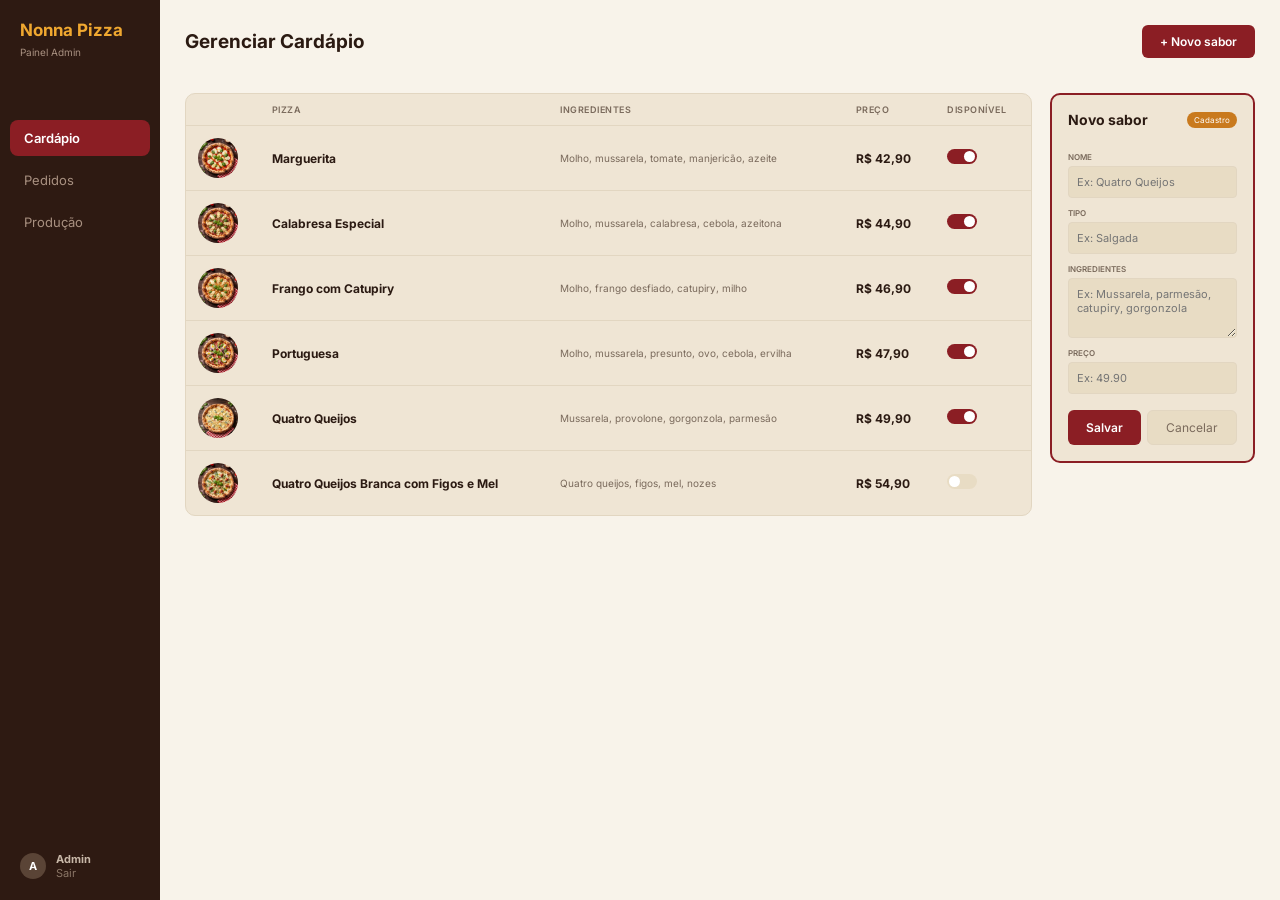
<file: nonna-pizza/src/main/webapp/index.html>
<!DOCTYPE html>
<html lang="pt-BR">
<head>
    <meta charset="UTF-8">
    <meta name="viewport" content="width=device-width, initial-scale=1.0">
    <title>Nonna Pizza - Painel Admin</title>
    <link rel="preconnect" href="https://fonts.googleapis.com">
    <link href="https://fonts.googleapis.com/css2?family=Inter:wght@400;500;600;700&display=swap" rel="stylesheet">
    <link rel="stylesheet" href="css/style.css">
</head>
<body>

<div class="layout">

    <!-- ===== MENU LATERAL ===== -->
    <aside class="sidebar">
        <div class="logo">
            <h1>Nonna Pizza</h1>
            <span>Painel Admin</span>
        </div>

        <nav class="menu">
            <a href="index.html" class="ativo">Cardápio</a>
            <a href="#">Pedidos</a>
            <a href="#">Produção</a>
        </nav>

        <div class="usuario">
            <div class="avatar">A</div>
            <div>
                <strong>Admin</strong>
                <a href="#">Sair</a>
            </div>
        </div>
    </aside>

    <!-- ===== CONTEÚDO PRINCIPAL ===== -->
    <main class="conteudo">

        <header class="topo">
            <h2>Gerenciar Cardápio</h2>
            <a href="#sabor" class="btn btn-primario">+ Novo sabor</a>
        </header>

        <div class="grade">

            <!-- ===== TABELA DE PIZZAS ===== -->
            <section class="card tabela-card">
                <table>
                    <thead>
                    <tr>
                        <th></th>
                        <th>Pizza</th>
                        <th>Ingredientes</th>
                        <th>Preço</th>
                        <th>Disponível</th>
                    </tr>
                    </thead>
                    <tbody>
                    <tr>
                        <td><img class="pizza-img" src="imagem%20das%20pizzas/Marguerita.png" alt="Marguerita"></td>
                        <td class="nome">Marguerita</td>
                        <td class="ingredientes">Molho, mussarela, tomate, manjericão, azeite</td>
                        <td class="preco">R$ 42,90</td>
                        <td><label class="switch"><input type="checkbox" checked><span></span></label></td>
                    </tr>
                    <tr>
                        <td><img class="pizza-img" src="imagem%20das%20pizzas/Calabresa-especial.png" alt="Calabresa Especial"></td>
                        <td class="nome">Calabresa Especial</td>
                        <td class="ingredientes">Molho, mussarela, calabresa, cebola, azeitona</td>
                        <td class="preco">R$ 44,90</td>
                        <td><label class="switch"><input type="checkbox" checked><span></span></label></td>
                    </tr>
                    <tr>
                        <td><img class="pizza-img" src="imagem%20das%20pizzas/Frango-com-Catupiry.png" alt="Frango com Catupiry"></td>
                        <td class="nome">Frango com Catupiry</td>
                        <td class="ingredientes">Molho, frango desfiado, catupiry, milho</td>
                        <td class="preco">R$ 46,90</td>
                        <td><label class="switch"><input type="checkbox" checked><span></span></label></td>
                    </tr>
                    <tr>
                        <td><img class="pizza-img" src="imagem%20das%20pizzas/portuguesa.png" alt="Portuguesa"></td>
                        <td class="nome">Portuguesa</td>
                        <td class="ingredientes">Molho, mussarela, presunto, ovo, cebola, ervilha</td>
                        <td class="preco">R$ 47,90</td>
                        <td><label class="switch"><input type="checkbox" checked><span></span></label></td>
                    </tr>
                    <tr>
                        <td><img class="pizza-img" src="imagem%20das%20pizzas/Quatro-queijos.png" alt="Quatro Queijos"></td>
                        <td class="nome">Quatro Queijos</td>
                        <td class="ingredientes">Mussarela, provolone, gorgonzola, parmesão</td>
                        <td class="preco">R$ 49,90</td>
                        <td><label class="switch"><input type="checkbox" checked><span></span></label></td>
                    </tr>
                    <tr>
                        <td><img class="pizza-img" src="imagem%20das%20pizzas/Quatro-Queijos-Branca-com-Figos-e-Mel.png" alt="Quatro Queijos Branca com Figos e Mel"></td>
                        <td class="nome">Quatro Queijos Branca com Figos e Mel</td>
                        <td class="ingredientes">Quatro queijos, figos, mel, nozes</td>
                        <td class="preco">R$ 54,90</td>
                        <td><label class="switch"><input type="checkbox"><span></span></label></td>
                    </tr>
                    </tbody>
                </table>
            </section>

            <!-- ===== FORMULÁRIO (envia para o CreatePizzaServlet) ===== -->
            <section class="card painel">
                <div class="painel-topo">
                    <h3>Novo sabor</h3>
                    <span class="tag">Cadastro</span>
                </div>

                <form action="/create-pizza" method="post">
                    <label for="sabor">Nome</label>
                    <input type="text" name="sabor" id="sabor" placeholder="Ex: Quatro Queijos" required>

                    <label for="tipo">Tipo</label>
                    <input type="text" name="tipo" id="tipo" placeholder="Ex: Salgada" required>

                    <label for="descricao">Ingredientes</label>
                    <textarea name="descricao" id="descricao" rows="3"
                              placeholder="Ex: Mussarela, parmesão, catupiry, gorgonzola"></textarea>

                    <label for="valor">Preço</label>
                    <input type="text" name="valor" id="valor" placeholder="Ex: 49.90" required>

                    <div class="botoes">
                        <button type="submit" class="btn btn-primario">Salvar</button>
                        <button type="reset" class="btn btn-secundario">Cancelar</button>
                    </div>
                </form>
            </section>

        </div>
    </main>
</div>

</body>
</html>
</file>
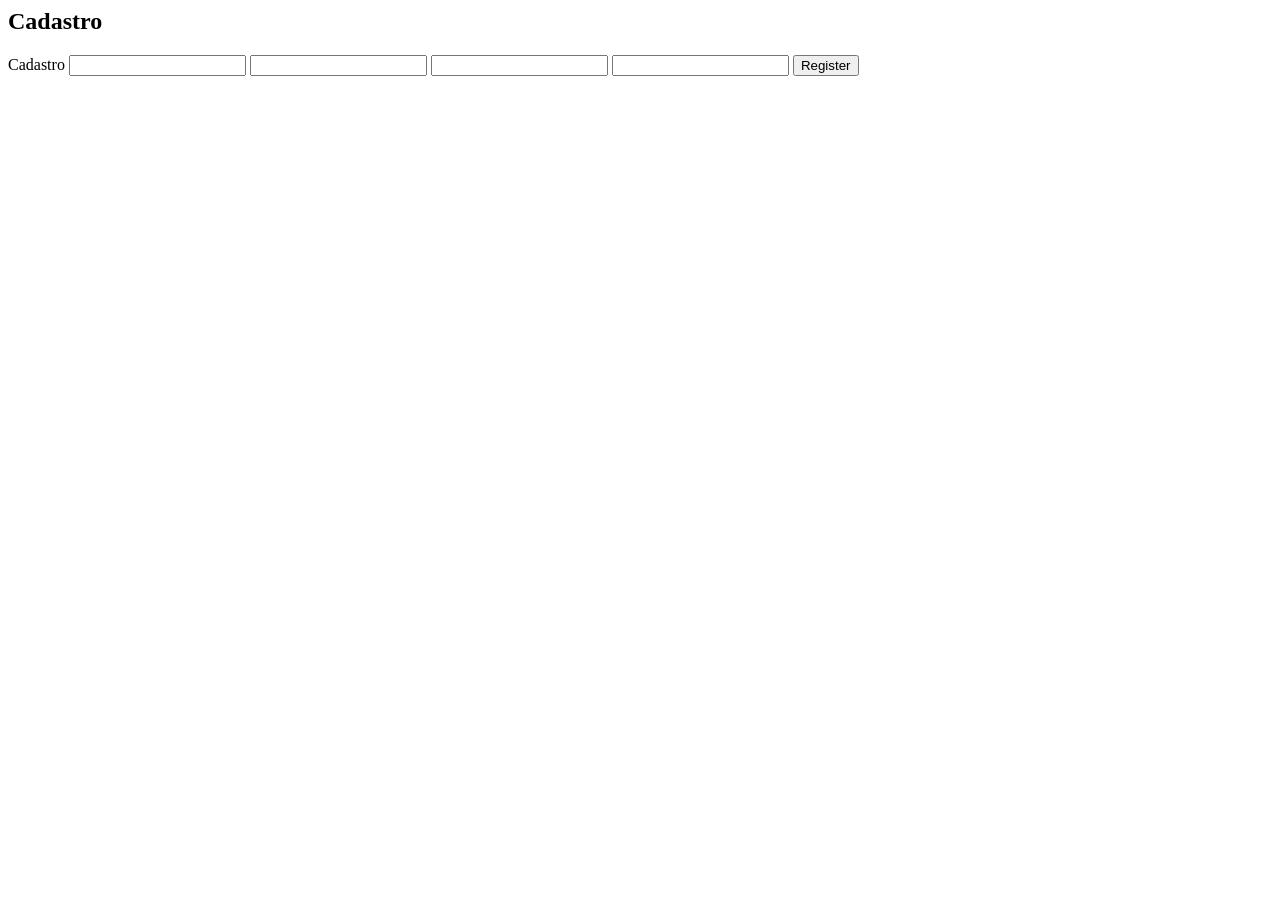
<file: nonna-pizza/src/main/webapp/cadastro.html>
<html>
<body>
<h2>Cadastro</h2>

<form action="/create-cliente" method="post">

    <label>Cadastro</label>
    <input type="text" name="nome" id="nome">
    <input type="text" name="email" id="email">
    <input type="text" name="telefone" id="telefone">
    <input type="text" name="senha" id="senha">

    <button type="submit">Register</button>

</form>

</body>
</html>
</file>
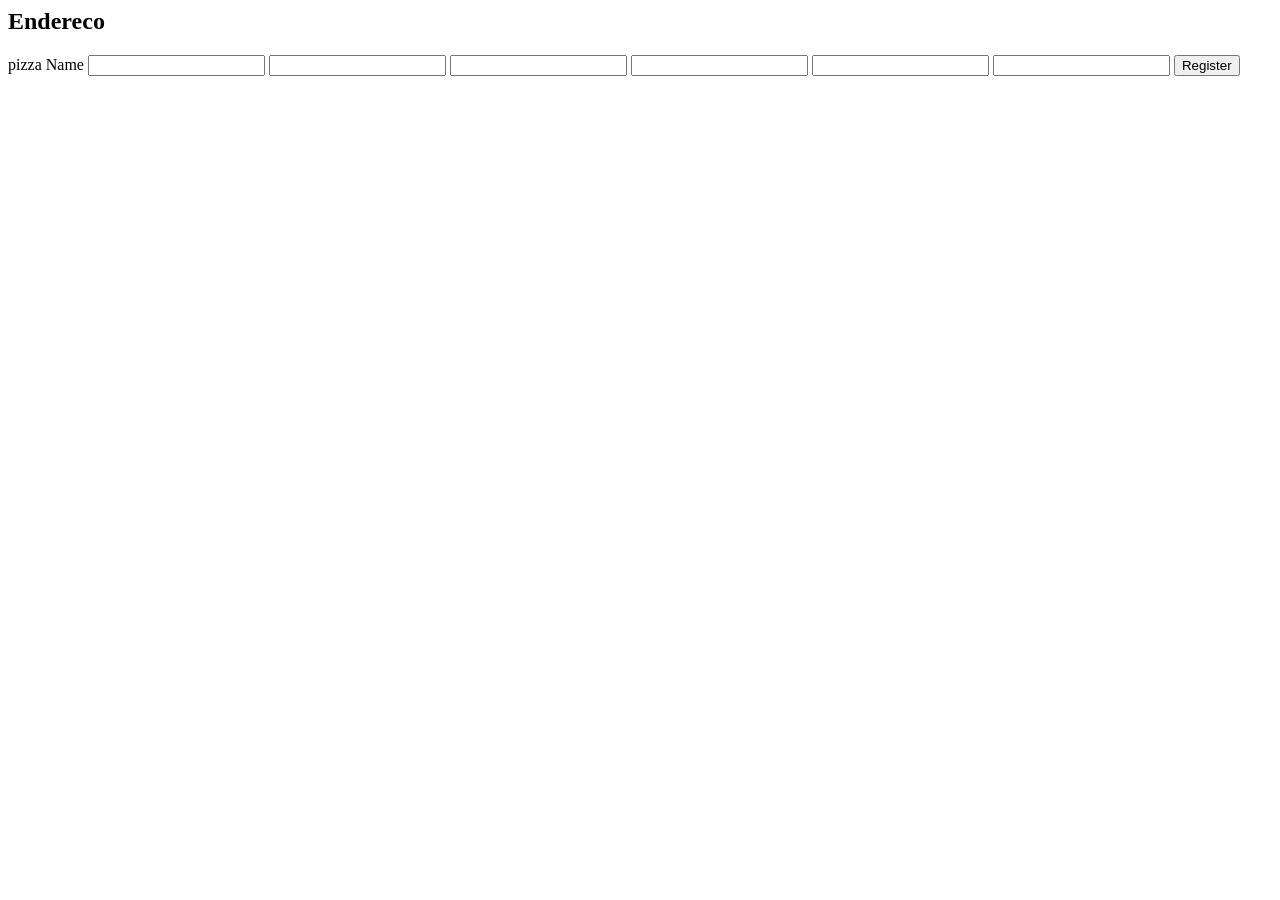
<file: nonna-pizza/src/main/webapp/endereco.html>
<html>
<body>
<h2>Endereco</h2>

<form action="/create-endereco" method="post">

    <label>pizza Name</label>
    <input type="text" name="rua" id="rua">
    <input type="number" name="numero" id="numero">
    <input type="text" name="complemento" id="complemento">
    <input type="text" name="cep" id="cep">
    <input type="text" name="bairro" id="bairro">
    <input type="text" name="cidade" id="cidade">


    <button type="submit">Register</button>

</form>

</body>
</html>
</file>
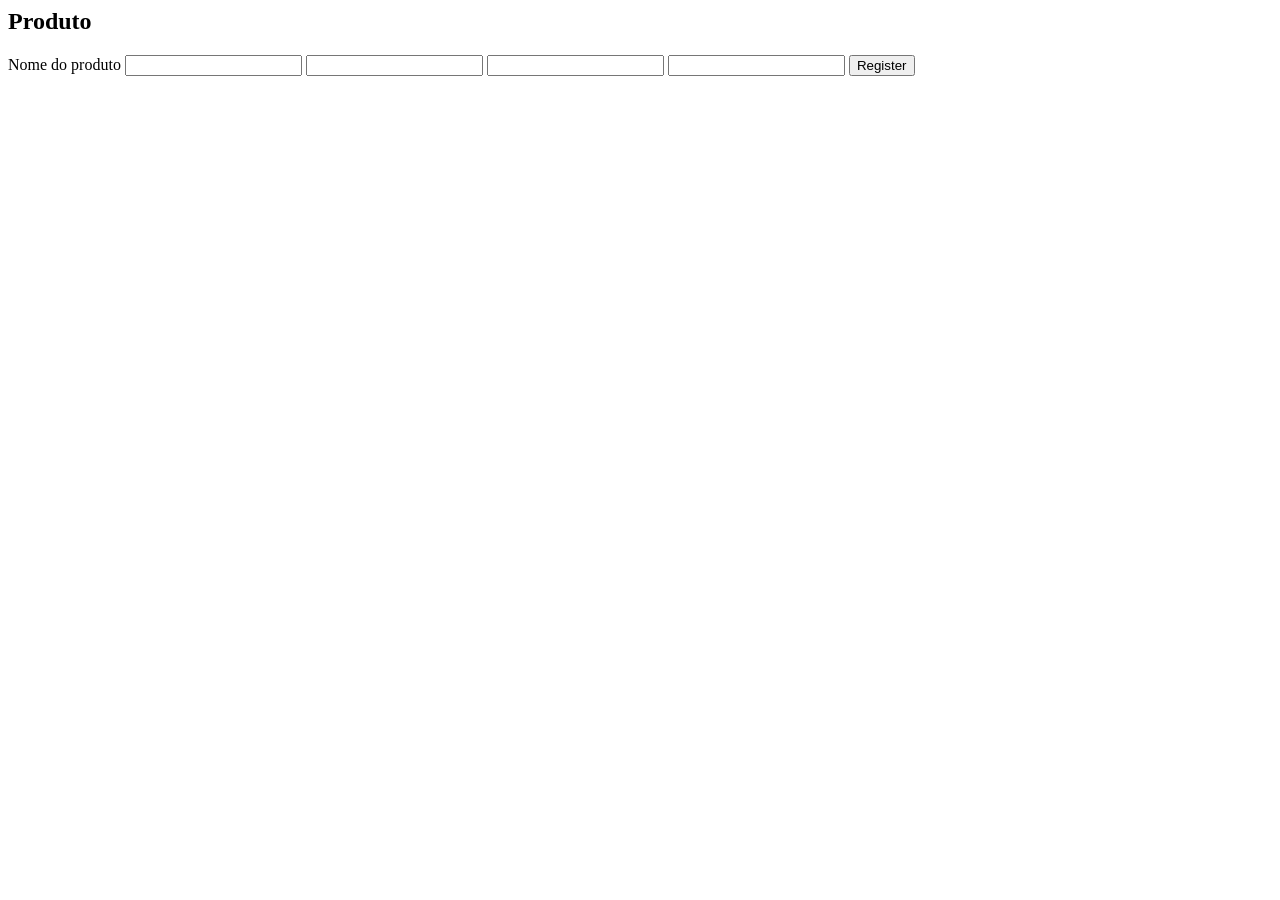
<file: nonna-pizza/src/main/webapp/produto.html>
<html>
<body>
<h2>Produto</h2>

<form action="/create-produto" method="post">

    <label>Nome do produto</label>
    <input type="text" name="nome" id="nome">
    <input type="text" name="tipo" id="tipo">
    <input type="text" name="valor" id="valor">
    <input type="text" name="descricao" id="descricao">


    <button type="submit">Register</button>

</form>

</body>
</html>
</file>
<file: nonna-pizza/src/main/webapp/css/style.css>
/* ===== CORES (mude aqui e muda o site todo) ===== */
:root {
    --marrom-escuro: #2e1a12;
    --vinho: #8b1e24;
    --vinho-hover: #6f171c;
    --dourado: #f0a830;
    --laranja: #c97a1e;
    --fundo: #f8f3ea;
    --bege: #efe5d4;
    --bege-campo: #e8dcc4;
    --borda: #e2d6c1;
    --texto: #2b1a12;
    --texto-suave: #7a6a5c;
}

/* ===== BASE ===== */
* {
    margin: 0;
    padding: 0;
    box-sizing: border-box;
}

body {
    font-family: "Inter", Arial, sans-serif;
    background: var(--fundo);
    color: var(--texto);
}

a {
    text-decoration: none;
    color: inherit;
}

/* ===== LAYOUT: menu à esquerda + conteúdo ===== */
.layout {
    display: flex;
    min-height: 100vh;
}

/* ===== MENU LATERAL ===== */
.sidebar {
    width: 160px;
    background: var(--marrom-escuro);
    color: white;
    display: flex;
    flex-direction: column;
    padding: 20px 10px;
}

.logo {
    padding: 0 10px;
    margin-bottom: 60px;
}

.logo h1 {
    color: var(--dourado);
    font-size: 17px;
}

.logo span {
    font-size: 10px;
    color: #a89080;
}

.menu {
    display: flex;
    flex-direction: column;
    gap: 6px;
}

.menu a {
    padding: 10px 14px;
    border-radius: 8px;
    font-size: 13px;
    color: #a89080;
    transition: background 0.2s;
}

.menu a:hover {
    background: rgba(255, 255, 255, 0.06);
}

.menu a.ativo {
    background: var(--vinho);
    color: white;
    font-weight: 600;
}

.usuario {
    margin-top: auto; /* empurra para o fundo */
    display: flex;
    align-items: center;
    gap: 10px;
    padding: 0 10px;
    font-size: 11px;
}

.usuario .avatar {
    width: 26px;
    height: 26px;
    border-radius: 50%;
    background: #5a4436;
    display: grid;
    place-items: center;
    font-weight: 700;
}

.usuario strong {
    display: block;
    color: #c8b8a8;
}

.usuario a {
    color: #8a7666;
}

/* ===== CONTEÚDO ===== */
.conteudo {
    flex: 1;
    padding: 25px;
}

.topo {
    display: flex;
    justify-content: space-between;
    align-items: center;
    margin-bottom: 35px;
}

.topo h2 {
    font-size: 19px;
    font-weight: 700;
}

/* Tabela à esquerda, formulário à direita */
.grade {
    display: grid;
    grid-template-columns: 1fr 205px;
    gap: 18px;
    align-items: start;
}

.card {
    background: var(--bege);
    border: 1px solid var(--borda);
    border-radius: 10px;
}

/* ===== BOTÕES ===== */
.btn {
    display: inline-block;
    padding: 9px 18px;
    border-radius: 6px;
    border: none;
    font-family: inherit;
    font-size: 12px;
    font-weight: 600;
    cursor: pointer;
    transition: background 0.2s;
}

.btn-primario {
    background: var(--vinho);
    color: white;
}

.btn-primario:hover {
    background: var(--vinho-hover);
}

.btn-secundario {
    background: var(--bege-campo);
    color: var(--texto-suave);
    border: 1px solid var(--borda);
    font-weight: 400;
}

/* ===== TABELA ===== */
.tabela-card {
    overflow: hidden;
}

table {
    width: 100%;
    border-collapse: collapse;
}

th {
    text-align: left;
    font-size: 9px;
    font-weight: 600;
    text-transform: uppercase;
    letter-spacing: 0.5px;
    color: var(--texto-suave);
    padding: 10px 12px;
}

td {
    padding: 12px;
    border-top: 1px solid var(--borda);
    vertical-align: middle;
}

.pizza-icone {
    width: 32px;
    height: 32px;
    border-radius: 50%;
    background: var(--marrom-escuro);
    display: grid;
    place-items: center;
    font-size: 17px;
}

.nome {
    font-size: 12px;
    font-weight: 700;
}

.ingredientes {
    font-size: 10px;
    color: var(--texto-suave);
}

.preco {
    font-size: 12px;
    font-weight: 700;
    white-space: nowrap;
}

/* ===== BOTÃO LIGA/DESLIGA (switch) ===== */
.switch {
    position: relative;
    display: inline-block;
    width: 30px;
    height: 15px;
}

.switch input {
    display: none; /* esconde o checkbox original */
}

.switch span {
    position: absolute;
    inset: 0;
    background: var(--bege-campo);
    border-radius: 15px;
    cursor: pointer;
    transition: background 0.2s;
}

.switch span::before { /* a bolinha */
    content: "";
    position: absolute;
    width: 11px;
    height: 11px;
    left: 2px;
    top: 2px;
    background: white;
    border-radius: 50%;
    transition: transform 0.2s;
}

.switch input:checked + span {
    background: var(--vinho);
}

.switch input:checked + span::before {
    transform: translateX(15px);
}

/* ===== PAINEL DO FORMULÁRIO ===== */
.painel {
    border: 2px solid var(--vinho);
    padding: 16px;
}

.painel-topo {
    display: flex;
    justify-content: space-between;
    align-items: center;
    margin-bottom: 14px;
}

.painel-topo h3 {
    font-size: 14px;
}

.tag {
    background: var(--laranja);
    color: white;
    font-size: 8px;
    padding: 3px 7px;
    border-radius: 10px;
}

form {
    display: flex;
    flex-direction: column;
}

form label {
    font-size: 8px;
    font-weight: 600;
    text-transform: uppercase;
    color: var(--texto-suave);
    margin: 10px 0 4px;
}

form input,
form textarea {
    background: var(--bege-campo);
    border: 1px solid var(--borda);
    border-radius: 4px;
    padding: 8px;
    font-family: inherit;
    font-size: 11px;
    color: var(--texto);
    resize: vertical;
}

form input:focus,
form textarea:focus {
    outline: 2px solid var(--vinho);
}

.botoes {
    display: flex;
    gap: 6px;
    margin-top: 16px;
}

.botoes .btn-primario {
    flex: 1;
}

/* ===== CELULAR: empilha tudo ===== */
@media (max-width: 800px) {
    .layout {
        flex-direction: column;
    }

    .sidebar {
        width: 100%;
    }

    .logo {
        margin-bottom: 15px;
    }

    .usuario {
        display: none;
    }

    .grade {
        grid-template-columns: 1fr;
    }
}

.pizza-img {
    width: 40px;
    height: 40px;
    border-radius: 50%;
    object-fit: cover; /* corta a foto sem achatar */
    display: block;
}
</file>
